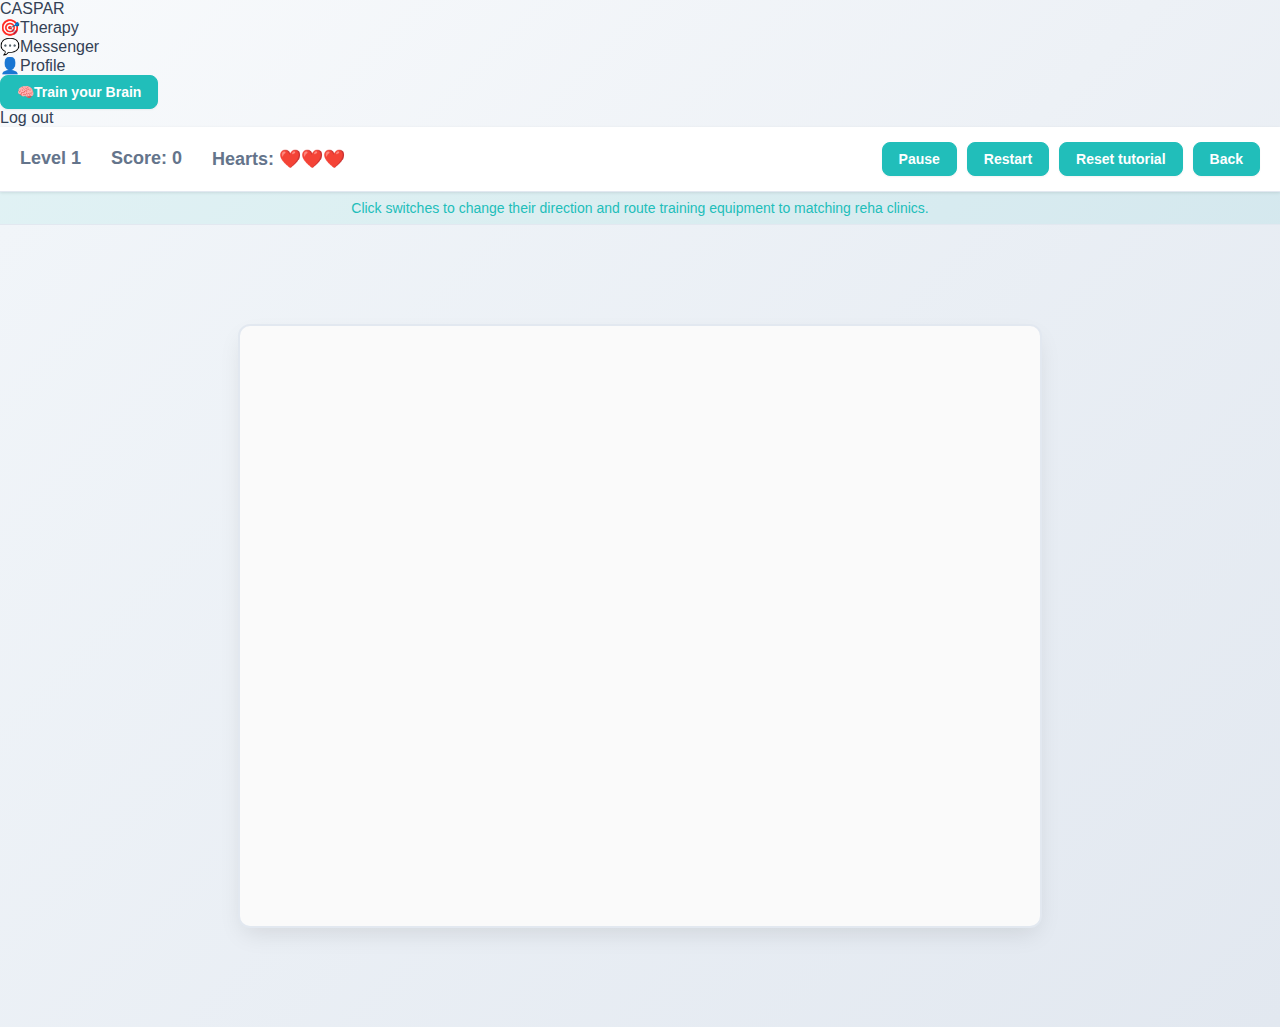
<file: index.html>
<!DOCTYPE html>
<html lang="en">
<head>
    <meta charset="UTF-8">
    <meta name="viewport" content="width=device-width, initial-scale=1.0">
    <title>Reha Rush - Hospital Cart Routing Game</title>
    <link rel="stylesheet" href="style.css">
    <link rel="icon" href="favicon.png" type="image/png" sizes="any">
    <link rel="apple-touch-icon" href="apple-touch-icon.png">
    <meta name="theme-color" content="#21BEBA">
</head>
<body>
        <!-- Landing overlay with full-screen background image (uses dashboard.png) -->
    <div id="landing-overlay" class="overlay landing" style="display: flex;">
        <!-- Left sidebar mock over the background -->
        <aside class="landing-nav">
            <div class="landing-logo">CASPAR</div>
            <nav class="landing-menu">
                <div class="nav-item active"><span class="dot">🎯</span><span>Therapy</span></div>
                <div class="nav-item"><span class="dot">💬</span><span>Messenger</span></div>
                <div class="nav-item"><span class="dot">👤</span><span>Profile</span></div>
                <div class="nav-divider"></div>
                <button id="train-brain-menu" class="nav-item cta"><span class="dot">🧠</span><span>Train your Brain</span></button>
            </nav>
            <div class="landing-spacer"></div>
            <div class="landing-logout">Log out</div>
        </aside>
        <main class="landing-content"></main>
    </div>

    <!-- Game library overlay -->
    <div id="library-overlay" class="overlay" style="display: none;">
        <div class="overlay-content">
            <div class="overlay-header">
                <h2>Game library</h2>
                <div style="display:flex; gap:8px; align-items:center;">
                    <button id="back-to-dashboard" class="secondary">Back</button>
                </div>
            </div>
            <div class="cards">
                <div class="card">
                    <h3>RehaRush</h3>
                    <p>Train your attention & processing speed</p>
                    <button id="play-attention" class="primary">Play</button>
                </div>
                <div class="card">
                    <h3>NeuroVista</h3>
                    <p>Train your attention & memory</p>
                    <button id="play-neurovista" class="primary">Play</button>
                </div>
            </div>
            <p class="overlay-note" style="margin-top:12px;">Coming soon 🔒: Train Your Executive Functions, Train Your Visuospatial Skills, Train Your Language Skills</p>
        </div>
    </div>

    <!-- Tutorial overlay (lightweight captions + skip) -->
    <div id="tutorial-overlay" class="tutorial-overlay" style="display: none;">
        <div class="tutorial-box">
            <div id="tutorial-text">Welcome!</div>
            <div class="tutorial-actions">
                <button id="tutorial-skip" class="secondary">Skip tutorial</button>
            </div>
        </div>
    </div>

    <div class="game-container">
        <div class="hud">
            <div class="game-info">
                <span id="level-display">Level 1</span>
                <span id="score-display">Score: 0</span>
                <span id="hearts-display">Hearts: ❤️❤️❤️</span>
            </div>
            <div class="controls">
                <button id="pause-btn">Pause</button>
                <button id="restart-btn">Restart</button>
                <button id="reset-tutorial" class="secondary">Reset tutorial</button>
                <button id="next-level-btn" style="display: none;">Next Level</button>
                <button id="reading-game-btn" onclick="window.location.href='index.html?view=library'">Back</button>
            </div>
        </div>
        
        <div class="hint" id="hint">Click switches to change their direction and route training equipment to matching reha clinics.</div>
        
        <div class="canvas-container">
            <canvas id="gameCanvas" width="800" height="600"></canvas>
        </div>
        
        <div class="game-over" id="game-over" style="display: none;">
            <div class="game-over-content">
                <h2 id="game-over-title">Game Over</h2>
                <p id="game-over-message">Try again!</p>
                <button id="game-over-restart">Restart Level</button>
                <button id="game-over-next" style="display: none;">Next Level</button>
            </div>
        </div>
    </div>
    
    <script src="main.js"></script>
</body>
</html>
</file>
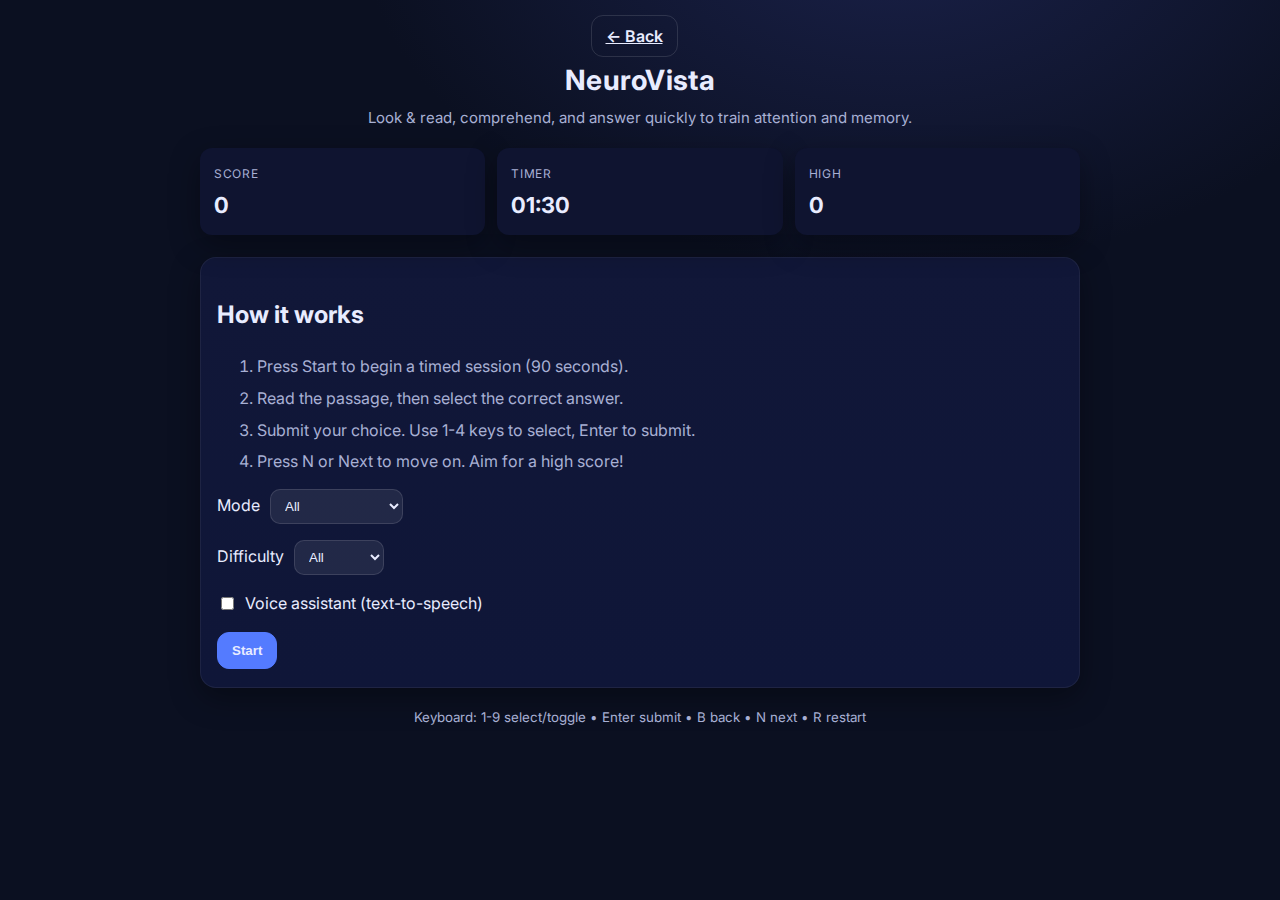
<file: games/reha-rush/index.html>
<!doctype html>
<html lang="en">
  <head>
    <meta charset="utf-8">
    <meta name="viewport" content="width=device-width, initial-scale=1">
    <title>Neuro-Cognitive Reading Game</title>
    <link rel="preconnect" href="https://fonts.googleapis.com">
    <link rel="preconnect" href="https://fonts.gstatic.com" crossorigin>
    <link href="https://fonts.googleapis.com/css2?family=Inter:wght@400;600;700&display=swap" rel="stylesheet">
    <link rel="stylesheet" href="styles.css">
    <script defer src="app.js"></script>
  </head>
  <body>
    <main class="container" id="app">
      <header class="header" role="banner">
        <a href="../../index.html?view=library" class="btn ghost" style="margin-right:12px">← Back</a>
        <h1 class="title">NeuroVista</h1>
        <p class="subtitle">Look & read, comprehend, and answer quickly to train attention and memory.</p>
      </header>

      <section class="hud" aria-label="Game status">
        <div class="hud-item" aria-live="polite">
          <span class="hud-label">Score</span>
          <strong id="score" class="hud-value">0</strong>
        </div>
        <div class="hud-item" aria-live="polite">
          <span class="hud-label">Timer</span>
          <strong id="timer" class="hud-value">01:30</strong>
        </div>
        <div class="hud-item" aria-live="polite">
          <span class="hud-label">High</span>
          <strong id="highScore" class="hud-value">0</strong>
        </div>
      </section>

      <section id="intro" class="card" aria-label="Intro">
        <h2>How it works</h2>
        <ol class="instructions">
          <li>Press Start to begin a timed session (90 seconds).</li>
          <li>Read the passage, then select the correct answer.</li>
          <li>Submit your choice. Use 1-4 keys to select, Enter to submit.</li>
          <li>Press N or Next to move on. Aim for a high score!</li>
        </ol>
        <div class="intro-controls">
          <label for="modeSelect">Mode</label>
          <select id="modeSelect" class="select" aria-label="Select question mode">
            <option value="all">All</option>
            <option value="image">Image only</option>
            <option value="paragraph">Paragraph only</option>
          </select>
        </div>
        <div class="intro-controls">
          <label for="difficultySelect">Difficulty</label>
          <select id="difficultySelect" class="select" aria-label="Select difficulty level">
            <option value="all">All</option>
            <option value="easy">Easy</option>
            <option value="medium">Medium</option>
            <option value="hard">Hard</option>
          </select>
        </div>
        <div class="intro-controls">
          <label class="toggle" aria-label="Enable or disable voice assistant">
            <input id="voiceToggle" type="checkbox" />
            <span>Voice assistant (text-to-speech)</span>
          </label>
        </div>
        <button id="startBtn" class="btn primary">Start</button>
      </section>

      <section id="questionArea" class="card" aria-label="Question" hidden>
        <aside id="coachPanel" class="coach" aria-live="polite" hidden></aside>
        <div id="paragraphCountdown" class="paragraph-countdown" hidden></div>
        <div id="therapist" class="therapist" hidden>
          <div id="therapistAvatar" class="avatar" aria-hidden="true">
            <svg id="avatarSvg" viewBox="0 0 140 200" width="120" height="170" role="img" aria-label="Cartoon dog avatar">
              <defs>
                <clipPath id="dogHead"><circle cx="70" cy="70" r="54"/></clipPath>
              </defs>
              <!-- Enhanced Dark Yellow & White Theme -->
              <circle cx="70" cy="70" r="58" fill="#fff5e6" stroke="#ffb347" stroke-width="2"/>
              <polygon class="pet-ear ear-left" points="40,26 56,6 64,34" fill="#ffd700" stroke="#ffb347" stroke-width="2" opacity="0"/>
              <polygon class="pet-ear ear-right" points="76,34 84,6 100,26" fill="#ffd700" stroke="#ffb347" stroke-width="2" opacity="0"/>
              <g clip-path="url(#dogHead)">
                <circle cx="70" cy="70" r="54" fill="#ffd700"/>
                <ellipse cx="70" cy="92" rx="65" ry="28" fill="#fff5e6" opacity="0.8"/>
              </g>
              <circle cx="56" cy="66" r="5" fill="#2a2f4f"/>
              <circle cx="84" cy="66" r="5" fill="#2a2f4f"/>
              <path d="M46 56 q10 -6 20 0" stroke="#2a2f4f" stroke-width="3" fill="none"/>
              <path d="M74 56 q10 -6 20 0" stroke="#2a2f4f" stroke-width="3" fill="none"/>
              <ellipse cx="70" cy="86" rx="26" ry="16" fill="#fff" stroke="#ffb347" stroke-width="1"/>
              <ellipse cx="70" cy="82" rx="8" ry="6" fill="#2a2f4f"/>
              <path class="mouth mouth-idle show" d="M56 92 q14 6 28 0" stroke="#2a2f4f" stroke-width="3" fill="none"/>
              <path class="mouth mouth-happy" d="M50 90 q20 16 40 0" stroke="#2a2f4f" stroke-width="4" fill="none" opacity="0"/>
              <path class="mouth mouth-sad" d="M50 98 q20 -14 40 0" stroke="#2a2f4f" stroke-width="4" fill="none" opacity="0"/>
              <path class="tongue" d="M66 96 q4 12 8 0 q-4 10 -8 0 z" fill="#ff8aa0" opacity="0"/>
              <path class="pet-tail" d="M118 102 q18 10 0 26" stroke="#ffb347" stroke-width="4" fill="none" stroke-linecap="round" opacity="0"/>
              <!-- Left hand -->
              <ellipse class="pet-hand hand-left" cx="45" cy="110" rx="12" ry="8" fill="#ffd700" stroke="#ffb347" stroke-width="2" opacity="0"/>
              <ellipse class="pet-hand hand-left" cx="45" cy="110" rx="8" ry="12" fill="#ffd700" stroke="#ffb347" stroke-width="2" opacity="0"/>
              <!-- Right hand -->
              <ellipse class="pet-hand hand-right" cx="95" cy="110" rx="12" ry="8" fill="#ffd700" stroke="#ffb347" stroke-width="2" opacity="0"/>
              <ellipse class="pet-hand hand-right" cx="95" cy="110" rx="8" ry="12" fill="#ffd700" stroke="#ffb347" stroke-width="2" opacity="0"/>
              
              <!-- Full Dog Body -->
              <!-- Body -->
              <ellipse class="pet-body" cx="70" cy="140" rx="35" ry="25" fill="#ffd700" stroke="#ffb347" stroke-width="2" opacity="0"/>
              <!-- Front legs -->
              <rect class="pet-leg leg-front-left" x="55" y="140" width="8" height="25" rx="4" fill="#ffd700" stroke="#ffb347" stroke-width="1" opacity="0"/>
              <rect class="pet-leg leg-front-right" x="77" y="140" width="8" height="25" rx="4" fill="#ffd700" stroke="#ffb347" stroke-width="1" opacity="0"/>
              <!-- Back legs -->
              <rect class="pet-leg leg-back-left" x="45" y="140" width="8" height="25" rx="4" fill="#ffd700" stroke="#ffb347" stroke-width="1" opacity="0"/>
              <rect class="pet-leg leg-back-right" x="87" y="140" width="8" height="25" rx="4" fill="#ffd700" stroke="#ffb347" stroke-width="1" opacity="0"/>
              <!-- Paws -->
              <ellipse class="pet-paw paw-front-left" cx="59" cy="165" rx="6" ry="4" fill="#ffd700" stroke="#ffb347" stroke-width="1" opacity="0"/>
              <ellipse class="pet-paw paw-front-right" cx="81" cy="165" rx="6" ry="4" fill="#ffd700" stroke="#ffb347" stroke-width="1" opacity="0"/>
              <ellipse class="pet-paw paw-back-left" cx="49" cy="165" rx="6" ry="4" fill="#ffd700" stroke="#ffb347" stroke-width="1" opacity="0"/>
              <ellipse class="pet-paw paw-back-right" cx="91" cy="165" rx="6" ry="4" fill="#ffd700" stroke="#ffb347" stroke-width="1" opacity="0"/>
            </svg>
            <div class="avatar-fx" aria-hidden="true"></div>
          </div>
          <div id="therapistActions" class="therapist-actions" hidden>
            <button id="highFiveBtn" class="btn">High five ✋</button>
            <button id="tipBtn" class="btn ghost">Tip</button>
          </div>
        </div>
        <div id="mediaContainer" class="media" hidden>
          <img id="mediaImg" alt="">
          <div id="imageCountdown" class="image-countdown"></div>
        </div>
        <div class="passage-container">
          <p id="passage" class="passage"></p>
        </div>
        <h2 id="questionText" class="question"></h2>
        <form id="answers" class="answers" aria-labelledby="questionText"></form>
        <div class="controls">
          <button id="submitBtn" class="btn" disabled>Submit</button>
          <button id="backBtn" class="btn" disabled>Back</button>
          <button id="nextBtn" class="btn" disabled>Next</button>
          <button id="restartBtn" class="btn ghost" hidden>Restart</button>
        </div>
        <div id="feedback" class="feedback" role="status" aria-live="polite"></div>
        <div id="explanation" class="explanation" hidden></div>
      </section>

      <footer class="footer">
        <small>Keyboard: 1-9 select/toggle • Enter submit • B back • N next • R restart</small>
      </footer>
    </main>
  </body>
  </html>
</file>
<file: style.css>
* {
    margin: 0;
    padding: 0;
    box-sizing: border-box;
}

body {
    font-family: 'Segoe UI', Tahoma, Geneva, Verdana, sans-serif;
    background: linear-gradient(135deg, #f8fafc 0%, #e2e8f0 100%);
    color: #334155;
    overflow: hidden;
}

.game-container {
    display: flex;
    flex-direction: column;
    height: 100vh;
    width: 100vw;
}

.hud {
    display: flex;
    justify-content: space-between;
    align-items: center;
    padding: 15px 20px;
    background: white;
    border-bottom: 1px solid #e2e8f0;
    flex-shrink: 0;
    box-shadow: 0 1px 3px 0 rgb(0 0 0 / 0.1);
}

.game-info {
    display: flex;
    gap: 30px;
    font-size: 18px;
    font-weight: 600;
    color: #64748b;
}

.controls {
    display: flex;
    gap: 10px;
}

button {
    padding: 8px 16px;
    background: #21BEBA;
    color: white;
    border: 1px solid #21BEBA;
    border-radius: 8px;
    cursor: pointer;
    font-size: 14px;
    font-weight: 600;
    transition: all 0.2s ease;
    box-shadow: 0 1px 2px 0 rgb(0 0 0 / 0.05);
}

button:hover {
    background: #1da8a3;
    border-color: #1da8a3;
    transform: translateY(-1px);
    box-shadow: 0 4px 12px rgb(0 0 0 / 0.1);
}

button:active {
    transform: scale(0.95);
}

#pause-btn.paused {
    background: #f59e0b;
    border-color: #f59e0b;
}

.hint {
    text-align: center;
    padding: 8px;
    background: rgba(33, 190, 186, 0.1);
    color: #21BEBA;
    font-size: 14px;
    border-bottom: 1px solid #e2e8f0;
}

.canvas-container {
    flex: 1;
    display: flex;
    justify-content: center;
    align-items: center;
    background: linear-gradient(135deg, #f1f5f9 0%, #e2e8f0 100%);
    position: relative;
    padding: 20px;
}

#gameCanvas {
    border: 2px solid #e2e8f0;
    background: #fafafa;
    max-width: 100%;
    max-height: 100%;
    border-radius: 12px;
    box-shadow: 0 10px 25px -5px rgb(0 0 0 / 0.1);
}

.game-over {
    position: absolute;
    top: 0;
    left: 0;
    right: 0;
    bottom: 0;
    background: rgba(0, 0, 0, 0.5);
    display: flex;
    justify-content: center;
    align-items: center;
    z-index: 1000;
    backdrop-filter: blur(4px);
}

.game-over-content {
    background: white;
    padding: 40px;
    border-radius: 20px;
    text-align: center;
    border: 1px solid #e2e8f0;
    box-shadow: 0 25px 50px -12px rgb(0 0 0 / 0.25);
}

.game-over-content h2 {
    font-size: 36px;
    margin-bottom: 20px;
    color: #21BEBA;
}

.game-over-content p {
    font-size: 18px;
    margin-bottom: 30px;
    color: #64748b;
}

.game-over-content button {
    margin: 0 10px;
    padding: 12px 24px;
    font-size: 16px;
}

/* Responsive design */
@media (max-width: 768px) {
    .hud {
        padding: 8px 15px;
    }
    
    .game-info {
        gap: 15px;
        font-size: 14px;
    }
    
    button {
        padding: 6px 12px;
        font-size: 12px;
    }
    
    .hint {
        font-size: 12px;
    }
    
    .game-over-content {
        padding: 20px;
        margin: 20px;
    }
    
    .game-over-content h2 {
        font-size: 24px;
    }
    
    .game-over-content p {
        font-size: 14px;
    }
}

@media (max-width: 480px) {
    .game-info {
        flex-direction: column;
        gap: 5px;
        font-size: 12px;
    }
    
    .controls {
        flex-direction: column;
        gap: 5px;
    }
}
</file>
<file: games/reha-rush/styles.css>
:root {
  --bg: #0b1021;
  --surface: #111738;
  --muted-surface: #0f1430;
  --text: #e8ecff;
  --muted: #a8b0d4;
  --primary: #7c9cff;
  --primary-strong: #547bff;
  --success: #2ecc71;
  --danger: #ff6b6b;
  --focus: #ffd166;
  --shadow: 0 10px 30px rgba(0, 0, 0, 0.35);
}

* { box-sizing: border-box; }
html, body { height: 100%; }
body {
  margin: 0;
  font-family: Inter, system-ui, -apple-system, Segoe UI, Roboto, Ubuntu, Cantarell, Noto Sans, Helvetica, Arial, "Apple Color Emoji", "Segoe UI Emoji";
  background: radial-gradient(1200px 800px at 70% -10%, #1a214a 0%, var(--bg) 45%);
  color: var(--text);
  line-height: 1.6;
}

.container {
  max-width: 920px;
  margin: 0 auto;
  padding: 24px 20px 60px;
}

.header { text-align: center; margin-bottom: 18px; }
.title { margin: 8px 0 4px; font-size: 28px; letter-spacing: 0.3px; }
.subtitle { margin: 0; color: var(--muted); font-size: 15px; }

.hud {
  display: grid;
  grid-template-columns: repeat(3, 1fr);
  gap: 12px;
  margin: 18px 0 22px;
}
.hud-item { background: var(--muted-surface); border-radius: 12px; padding: 12px 14px; box-shadow: var(--shadow); }
.hud-label { color: var(--muted); font-size: 12px; text-transform: uppercase; letter-spacing: 0.7px; }
.hud-value { display: block; font-size: 22px; margin-top: 2px; }

.card {
  background: linear-gradient(180deg, var(--surface), #0f1638);
  border: 1px solid rgba(255,255,255,0.06);
  border-radius: 16px;
  padding: 18px 16px;
  box-shadow: var(--shadow);
}

.instructions { margin: 10px 0 14px; color: var(--muted); }
.instructions li { margin: 6px 0; }

.intro-controls { display: flex; align-items: center; gap: 10px; margin: 12px 0 16px; }
.select { background: rgba(255,255,255,0.08); color: var(--text); border: 1px solid rgba(255,255,255,0.12); border-radius: 10px; padding: 8px 10px; }
.toggle { display: flex; align-items: center; gap: 8px; }

.passage-container { position: relative; margin: 0 0 12px; padding-top: 8px; }
.passage { margin: 0 0 12px; color: #dee5ff; }
.question { margin: 0 0 12px; font-size: 20px; }

.answers { display: grid; gap: 10px; margin-bottom: 14px; }

.media { margin: 0 0 12px; display: block; position: relative; }
.media[hidden] { display: none; }
.media img { width: 100%; max-height: 280px; object-fit: cover; border-radius: 12px; border: 1px solid rgba(255,255,255,0.12); box-shadow: var(--shadow); }

.image-countdown {
  position: absolute;
  top: 12px;
  right: 12px;
  background: rgba(0, 0, 0, 0.8);
  color: white;
  padding: 8px 12px;
  border-radius: 20px;
  font-size: 14px;
  font-weight: 600;
  z-index: 10;
  backdrop-filter: blur(4px);
  border: 1px solid rgba(255, 255, 255, 0.2);
  white-space: nowrap;
  min-width: max-content;
}

.image-countdown.hidden-message {
  background: rgba(255, 107, 107, 0.9);
  border-color: rgba(255, 107, 107, 0.5);
}

.paragraph-countdown {
  position: static;
  background: rgba(255, 107, 107, 0.9);
  color: white;
  padding: 8px 12px;
  border-radius: 12px;
  font-size: 14px;
  font-weight: 600;
  margin-bottom: 12px;
  text-align: center;
  border: 1px solid rgba(255, 107, 107, 0.5);
}

.paragraph-countdown.hidden-message {
  background: rgba(255, 107, 107, 0.9);
  border-color: rgba(255, 107, 107, 0.5);
}

.speech-bubble {
  background: rgba(255, 255, 255, 0.95);
  color: #2a2f4f;
  padding: 12px 16px;
  border-radius: 18px;
  font-size: 14px;
  font-weight: 600;
  margin-bottom: 12px;
  box-shadow: 0 4px 12px rgba(0, 0, 0, 0.2);
  border: 2px solid #7c9cff;
  position: relative;
  max-width: 280px;
  text-align: center;
  animation: bubbleIn 0.3s ease-out;
}

.speech-bubble::after {
  content: '';
  position: absolute;
  bottom: -8px;
  right: 20px;
  width: 0;
  height: 0;
  border-left: 8px solid transparent;
  border-right: 8px solid transparent;
  border-top: 8px solid #7c9cff;
}

@keyframes bubbleIn {
  0% { opacity: 0; transform: translateY(10px) scale(0.9); }
  100% { opacity: 1; transform: translateY(0) scale(1); }
}

.coach { background: rgba(124,156,255,0.12); border: 1px solid rgba(124,156,255,0.35); border-radius: 12px; padding: 10px 12px; margin-bottom: 12px; color: #dfe6ff; box-shadow: var(--shadow); }

.therapist { display: grid; grid-template-columns: 140px 1fr; align-items: center; gap: 12px; margin-bottom: 12px; }
.therapist[hidden] { display: none; }
/* Pin avatar to bottom-right */
@media (min-width: 0px) {
  .therapist {
    position: fixed;
    right: 16px;
    left: auto;
    bottom: 20px;
    z-index: 50;
    grid-template-columns: auto auto;
    margin-bottom: 0;
    background: transparent;
    justify-content: end;
  }
  .therapist-actions { flex-direction: column; align-items: flex-end; }
}
/* Avatar sizing and effects */
.avatar { width: 120px; height: 120px; filter: drop-shadow(0 6px 14px rgba(0,0,0,0.35)); position: relative; overflow: visible; }
.avatar.size-sm { width: 90px; height: 90px; }
.avatar.size-lg { width: 150px; height: 150px; }
.therapist-actions { display: flex; gap: 8px; flex-wrap: wrap; }

@keyframes bounceIn { 0% { transform: scale(0.9); opacity: 0.3; } 60% { transform: scale(1.04); opacity: 1; } 100% { transform: scale(1); } }
.avatar.animate { animation: bounceIn 300ms ease; }
.mouth-happy.show, .mouth-sad.show { opacity: 1 !important; }
.mouth-idle.show { opacity: 1; }

@keyframes blink {
  0%, 92%, 100% { opacity: 0; }
  94%, 98% { opacity: 1; }
}
.eyelid {
  animation: blink 4.2s infinite;
}

@keyframes wiggle {
  0% { transform: rotate(0deg); }
  25% { transform: rotate(2deg); }
  50% { transform: rotate(0deg); }
  75% { transform: rotate(-2deg); }
  100% { transform: rotate(0deg); }
}
.avatar.idle-wiggle { animation: wiggle 4s ease-in-out infinite; }

@keyframes breathe {
  0% { transform: scale(1); }
  50% { transform: scale(1.02); }
  100% { transform: scale(1); }
}
.avatar.idle-breathe { animation: breathe 5s ease-in-out infinite; }

@keyframes nod {
  0% { transform: rotate(0deg); }
  30% { transform: rotate(2deg); }
  60% { transform: rotate(-2deg); }
  100% { transform: rotate(0deg); }
}
.avatar.idle-nod { animation: nod 6s ease-in-out infinite; }

/* Pet companion visuals */
.avatar.pet .pet-ear,
.avatar.pet .pet-tail { opacity: 1 !important; }
.avatar.pet .cheek { opacity: 0.7; }

@keyframes tailWag {
  0% { transform: rotate(-12deg); }
  50% { transform: rotate(12deg); }
  100% { transform: rotate(-12deg); }
}
.tail-wag { transform-origin: 118px 102px; animation: tailWag 600ms ease-in-out 6; }

@keyframes earWiggle { 0% { transform: rotate(0deg); } 50% { transform: rotate(-6deg); } 100% { transform: rotate(0deg); } }
.ear-wiggle-left { transform-origin: 56px 10px; animation: earWiggle 700ms ease-in-out 2; }
.ear-wiggle-right { transform-origin: 84px 10px; animation: earWiggle 700ms ease-in-out 2; }

/* Floating hearts */
.avatar-fx { position: absolute; inset: 0; pointer-events: none; overflow: visible; }
.heart { position: absolute; left: 50%; top: 55%; transform: translate(-50%, -50%); font-size: 16px; opacity: 0; }
@keyframes heartUp { 0% { transform: translate(-50%, -20%) scale(0.8); opacity: 0; } 20% { opacity: 1; } 100% { transform: translate(-50%, -120%) scale(1.2); opacity: 0; } }
.heart.animate { animation: heartUp 900ms ease-out forwards; }

/* Enhanced Floating Hearts - 3 at once */
.heart:nth-child(1) {
  animation-delay: 0s;
  left: 50%;
  transform: translateX(-50%);
}

.heart:nth-child(2) {
  animation-delay: 0.2s;
  left: calc(50% - 30px);
  transform: translateX(-50%);
}

.heart:nth-child(3) {
  animation-delay: 0.4s;
  left: calc(50% + 30px);
  transform: translateX(-50%);
}

/* Points Earned Display */
.points-earned {
  background: linear-gradient(135deg, #ffd700, #ffb347);
  border: 2px solid #fff;
  border-radius: 15px;
  padding: 15px;
  box-shadow: 0 8px 25px rgba(255, 179, 71, 0.4);
  text-align: center;
  color: #2a2f4f;
  font-weight: bold;
  font-size: 16px;
  line-height: 1.4;
  transition: all 0.3s ease;
  animation: pointsPop 0.5s ease-out;
}

.points-base {
  font-size: 18px;
  color: #2a2f4f;
  margin-bottom: 5px;
}

.points-streak {
  font-size: 14px;
  color: #ff6b9d;
  margin-bottom: 5px;
  animation: streakGlow 1s ease-in-out infinite alternate;
}

.points-total {
  font-size: 16px;
  color: #2a2f4f;
  font-weight: 900;
  text-shadow: 0 1px 2px rgba(255, 255, 255, 0.8);
}

@keyframes pointsPop {
  0% {
    transform: scale(0.5) translateY(20px);
    opacity: 0;
  }
  50% {
    transform: scale(1.1) translateY(-10px);
  }
  100% {
    transform: scale(1) translateY(0);
    opacity: 1;
  }
}

@keyframes streakGlow {
  0% {
    text-shadow: 0 0 5px #ff6b9d;
  }
  100% {
    text-shadow: 0 0 15px #ff6b9d, 0 0 20px #ff6b9d;
  }
}

/* Tongue pop */
@keyframes tonguePop { 0% { opacity: 0; transform: translateY(0); } 20% { opacity: 1; transform: translateY(2px); } 100% { opacity: 0; transform: translateY(0); } }
.tongue.pop { animation: tonguePop 800ms ease-out 1; }

.answer {
  display: flex;
  align-items: center;
  gap: 10px;
  background: rgba(255,255,255,0.03);
  border: 1px solid rgba(255,255,255,0.07);
  border-radius: 12px;
  padding: 12px 12px;
  cursor: pointer;
}
.answer input { accent-color: var(--primary); }
.answer:hover { border-color: rgba(255,255,255,0.18); }
.answer.correct { border-color: rgba(46, 204, 113, 0.7); background: rgba(46, 204, 113, 0.08); }
.answer.wrong { border-color: rgba(255, 107, 107, 0.7); background: rgba(255, 107, 107, 0.08); }

.controls { display: flex; gap: 10px; flex-wrap: wrap; }

.btn {
  background: rgba(255,255,255,0.08);
  color: var(--text);
  border: 1px solid rgba(255,255,255,0.12);
  border-radius: 12px;
  padding: 10px 14px;
  font-weight: 600;
  cursor: pointer;
}
.btn:hover { border-color: rgba(255,255,255,0.22); }
.btn:disabled { opacity: 0.5; cursor: not-allowed; }
.btn.primary { background: var(--primary-strong); border-color: var(--primary-strong); }
.btn.ghost { background: transparent; }

.feedback { min-height: 24px; margin-top: 12px; font-weight: 600; }
.feedback.ok { color: var(--success); }
.feedback.no { color: var(--danger); }
.explanation { margin-top: 8px; color: var(--muted); background: rgba(255,255,255,0.06); border: 1px solid rgba(255,255,255,0.1); border-radius: 10px; padding: 10px 12px; }

.footer { text-align: center; color: var(--muted); margin-top: 16px; }

/* Focus styles for accessibility */
:focus-visible {
  outline: 3px solid var(--focus);
  outline-offset: 2px;
  border-radius: 10px;
}

@media (max-width: 640px) {
  .hud { grid-template-columns: 1fr 1fr 1fr; }
  .title { font-size: 22px; }
  .hud-value { font-size: 18px; }
}

.completion-stats {
  background: rgba(255, 255, 255, 0.08);
  border: 1px solid rgba(255, 255, 255, 0.12);
  border-radius: 12px;
  padding: 20px;
  margin: 20px 0;
  text-align: center;
}

.completion-stats h3 {
  margin: 0 0 16px 0;
  color: var(--primary);
  font-size: 20px;
}

.completion-stats p {
  margin: 8px 0;
  font-size: 16px;
}

.completion-stats strong {
  color: var(--primary);
}
</file>
